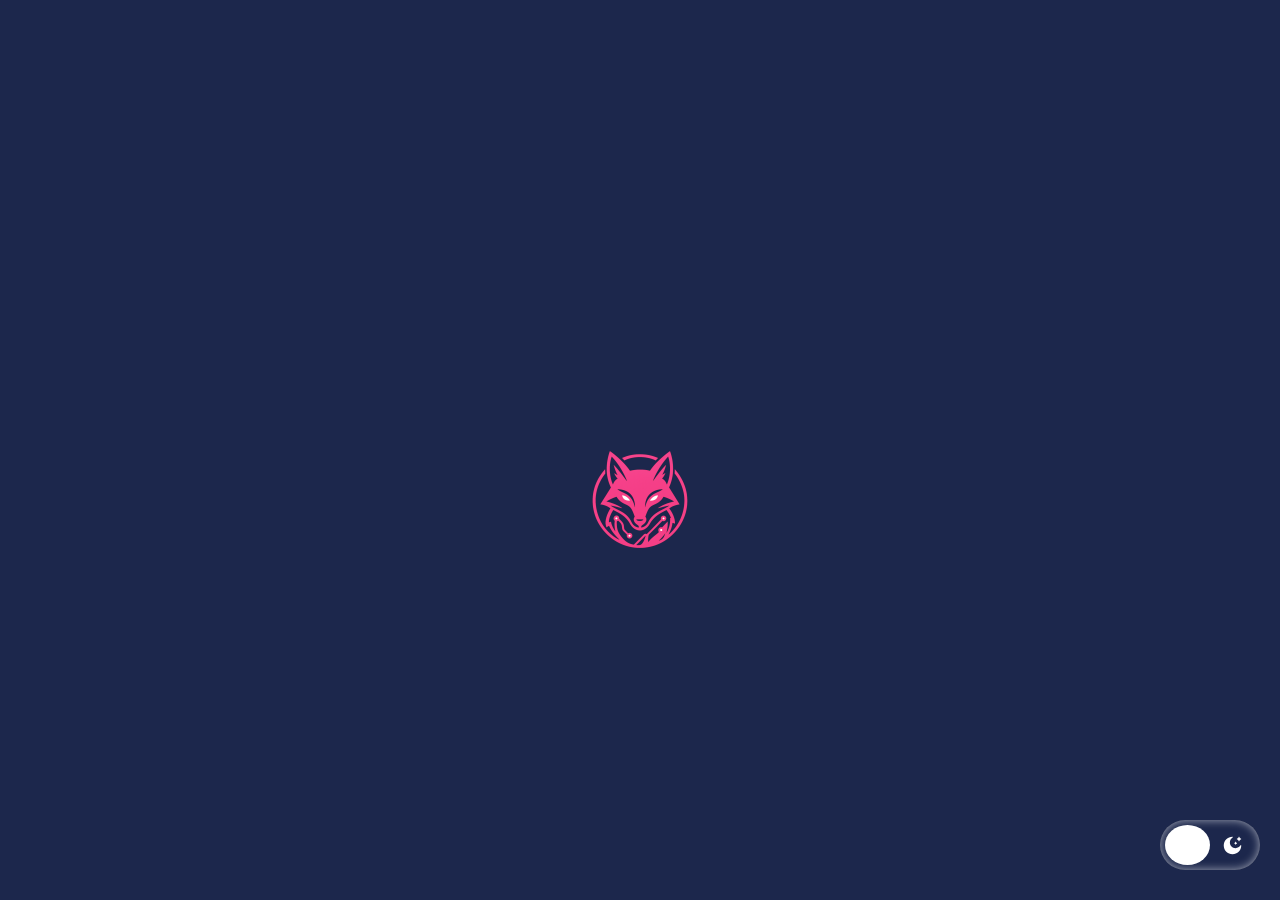
<file: index.html>
<!DOCTYPE html>
<html lang="en">
  <head>
    <meta charset="UTF-8" />
    <meta name="viewport" content="width=device-width, initial-scale=1.0" />
    <!-- CSS ilain'ny app foana ireto -->
    <link rel="stylesheet" href="./css/animation.css" />
    <link rel="stylesheet" href="./css/footer.css" />
    <link rel="stylesheet" href="./css/global.css" />
    <link rel="stylesheet" href="./css/normalize.css" />
    <link rel="stylesheet" href="./css/navigation.css" />

    <!-- CSS spécifique ho an'ny home page -->
    <link rel="stylesheet" href="./css/pages/home.css" />
    <title>Cortex | Home</title>

    <script src="./js/script.js" defer></script>
  </head>
  <body class="dark">
    <div class="loader">
      <img src="./images/logo.png" alt="Logo Cortex" class="logo" />
    </div>
    <header class="hidden">
      <nav class="nav d-flex justify-content-between align-items-center">
        <div class="nav__logo">
          <a href="./index.html">
            <img src="./images/logo.png" alt="Cortex logo renard" />
          </a>
        </div>
        <input
          type="checkbox"
          name="input__collapse"
          id="input__collapse"
          class="hidden"
        />
        <div class="nav__collapse">
          <ul class="nav__menu">
            <li class="nav__item">
              <a href="./index.html" class="d-flex active">
                <svg
                  width="800px"
                  height="800px"
                  viewBox="0 0 16 16"
                  fill="none"
                  xmlns="http://www.w3.org/2000/svg"
                >
                  <path
                    fill-rule="evenodd"
                    clip-rule="evenodd"
                    d="M8 0L0 6V8H1V15H4V10H7V15H15V8H16V6L14 4.5V1H11V2.25L8 0ZM9 10H12V13H9V10Z"
                    fill="#000000"
                  />
                </svg>
                <span>Accueil</span>
              </a>
            </li>
            <li class="nav__item">
              <a href="./pages/about.html" class="d-flex">
                <svg
                  width="800px"
                  height="800px"
                  viewBox="0 0 512 512"
                  version="1.1"
                  xmlns="http://www.w3.org/2000/svg"
                  xmlns:xlink="http://www.w3.org/1999/xlink"
                >
                  <title>about-filled</title>
                  <g
                    stroke="none"
                    stroke-width="1"
                    fill="none"
                    fill-rule="evenodd"
                  >
                    <g
                      fill="#000000"
                      transform="translate(42.666667, 42.666667)"
                    >
                      <path
                        d="M213.333333,0 C331.154987,0 426.666667,95.51168 426.666667,213.333333 C426.666667,331.153707 331.154987,426.666667 213.333333,426.666667 C95.51296,426.666667 0,331.153707 0,213.333333 C0,95.51168 95.51296,0 213.333333,0 Z M234.713387,192 L192.04672,192 L192.04672,320 L234.713387,320 L234.713387,192 Z M213.55008,101.333333 C197.99616,101.333333 186.713387,112.5536 186.713387,127.704107 C186.713387,143.46752 197.698773,154.666667 213.55008,154.666667 C228.785067,154.666667 240.04672,143.46752 240.04672,128 C240.04672,112.5536 228.785067,101.333333 213.55008,101.333333 Z"
                      />
                    </g>
                  </g>
                </svg>
                <span>A-propos</span>
              </a>
            </li>
          </ul>
          <div class="nav__logo">
            <a href="./index.html">
              <img src="./images/logo.png" alt="Cortex logo renard" />
            </a>
          </div>
          <ul class="nav__menu">
            <li class="nav__item">
              <a href="./pages/members.html" class="d-flex">
                <svg
                  width="800px"
                  height="800px"
                  viewBox="0 0 16 16"
                  fill="none"
                  xmlns="http://www.w3.org/2000/svg"
                >
                  <path
                    d="M8 3.5C8 4.88071 6.88071 6 5.5 6C4.11929 6 3 4.88071 3 3.5C3 2.11929 4.11929 1 5.5 1C6.88071 1 8 2.11929 8 3.5Z"
                    fill="#000000"
                  />
                  <path
                    d="M3 8C1.34315 8 0 9.34315 0 11V15H8V8H3Z"
                    fill="#000000"
                  />
                  <path
                    d="M13 8H10V15H16V11C16 9.34315 14.6569 8 13 8Z"
                    fill="#000000"
                  />
                  <path
                    d="M12 6C13.1046 6 14 5.10457 14 4C14 2.89543 13.1046 2 12 2C10.8954 2 10 2.89543 10 4C10 5.10457 10.8954 6 12 6Z"
                    fill="#000000"
                  />
                </svg>
                <span>Membres</span>
              </a>
            </li>
            <li class="nav__item">
              <a href="./pages/contact.html" class="d-flex">
                <svg
                  width="800px"
                  height="800px"
                  viewBox="0 0 16 16"
                  fill="none"
                  xmlns="http://www.w3.org/2000/svg"
                >
                  <path
                    d="M1 5V1H7V5L4.5 7.5L8.5 11.5L11 9H15V15H11C5.47715 15 1 10.5228 1 5Z"
                    fill="#000000"
                  />
                </svg>
                <span>Contact</span>
              </a>
            </li>
          </ul>
        </div>
        <label for="input__collapse" class="nav__burger">
          <span></span>
          <span></span>
          <span></span>
        </label>
      </nav>
    </header>
    <main class="center-block main hidden">
      <section class="section center-block flex-column">
        <h1 class="logo__title title">
          <span>C</span>
          <span>O</span>
          <span>R</span>
          <span>T</span>
          <span>E</span>
          <span>X</span>
        </h1>
        <h2 class="subtitle">Groupe</h2>
        <p class="mt-2">
          <em>« Étudiants aujourd’hui. Architectes du monde de demain. »</em>
        </p>
        <p><em>Apprendre. Explorer. Innover. Ensemble.</em></p>
        <button class="btn btn-primary">
          <a href="./pages/about.html">En savoir plus</a>
        </button>
      </section>
    </main>
    <footer>
      <input type="checkbox" name="mode__btn" id="mode__btn" class="hidden" />
      <label
        for="mode__btn"
        class="mode__toggler d-flex justify-content-between align-items-center"
      >
        <div class="left center-block">
          <svg
            width="800px"
            height="800px"
            viewBox="0 0 16 16"
            fill="none"
            xmlns="http://www.w3.org/2000/svg"
          >
            <path d="M7 3V0H9V3H7Z" fill="#000000" />
            <path d="M9 13V16H7V13H9Z" fill="#000000" />
            <path
              d="M11 8C11 9.65685 9.65685 11 8 11C6.34315 11 5 9.65685 5 8C5 6.34315 6.34315 5 8 5C9.65685 5 11 6.34315 11 8Z"
              fill="#000000"
            />
            <path d="M0 9H3V7H0V9Z" fill="#000000" />
            <path d="M16 7H13V9H16V7Z" fill="#000000" />
            <path
              d="M3.757 5.172 1.636 3.05 3.05 1.636 5.172 3.757 3.757 5.172Z"
              fill="#000000"
            />
            <path
              d="M12.243 10.828 14.364 12.95 12.95 14.364 10.828 12.243 12.243 10.828Z"
              fill="#000000"
            />
            <path
              d="M3.05 14.364 5.172 12.243 3.757 10.828 1.636 12.95 3.05 14.364Z"
              fill="#000000"
            />
            <path
              d="M12.95 1.636 10.828 3.757 12.243 5.172 14.364 3.05 12.95 1.636Z"
              fill="#000000"
            />
          </svg>
        </div>
        <div class="right center-block">
          <svg
            width="800px"
            height="800px"
            viewBox="0 0 24 24"
            fill="none"
            xmlns="http://www.w3.org/2000/svg"
          >
            <path
              d="M19.9 2.307c-.161-.41-.739-.41-.9 0l-.43 1.095a.615.615 0 0 1-.272.274l-1.091.432c-.408.162-.408.742 0 .904l1.091.432a.615.615 0 0 1 .272.274l.43 1.095c.161.41.739.41.9 0l.43-1.095a.615.615 0 0 1 .272-.274l1.091-.432c.408-.162.408-.742 0-.904l-1.091-.432a.615.615 0 0 1-.272-.274L19.9 2.307Z"
              fill="#1C274C"
            />
            <path
              d="M16.033 8.13c-.161-.41-.739-.41-.9 0l-.157.4a.615.615 0 0 1-.272.274l-.398.158c-.408.162-.408.741 0 .903l.398.158c.124.05.223.149.272.274l.157.399c.161.41.739.41.9 0l.157-.399a.615.615 0 0 1 .272-.274l.398-.158c.408-.162.408-.741 0-.903l-.398-.158a.615.615 0 0 1-.272-.274l-.157-.4Z"
              fill="#1C274C"
            />
            <path
              d="M12 22c5.523 0 10-4.477 10-10 0-.463-.693-.54-.933-.144C19.929 13.741 17.861 15 15.5 15c-3.59 0-6.5-2.91-6.5-6.5 0-2.362 1.26-4.429 3.143-5.567C12.54 2.693 12.463 2 12 2 6.477 2 2 6.477 2 12s4.477 10 10 10Z"
              fill="#1C274C"
            />
          </svg>
        </div>
      </label>
    </footer>
  </body>
</html>
</file>
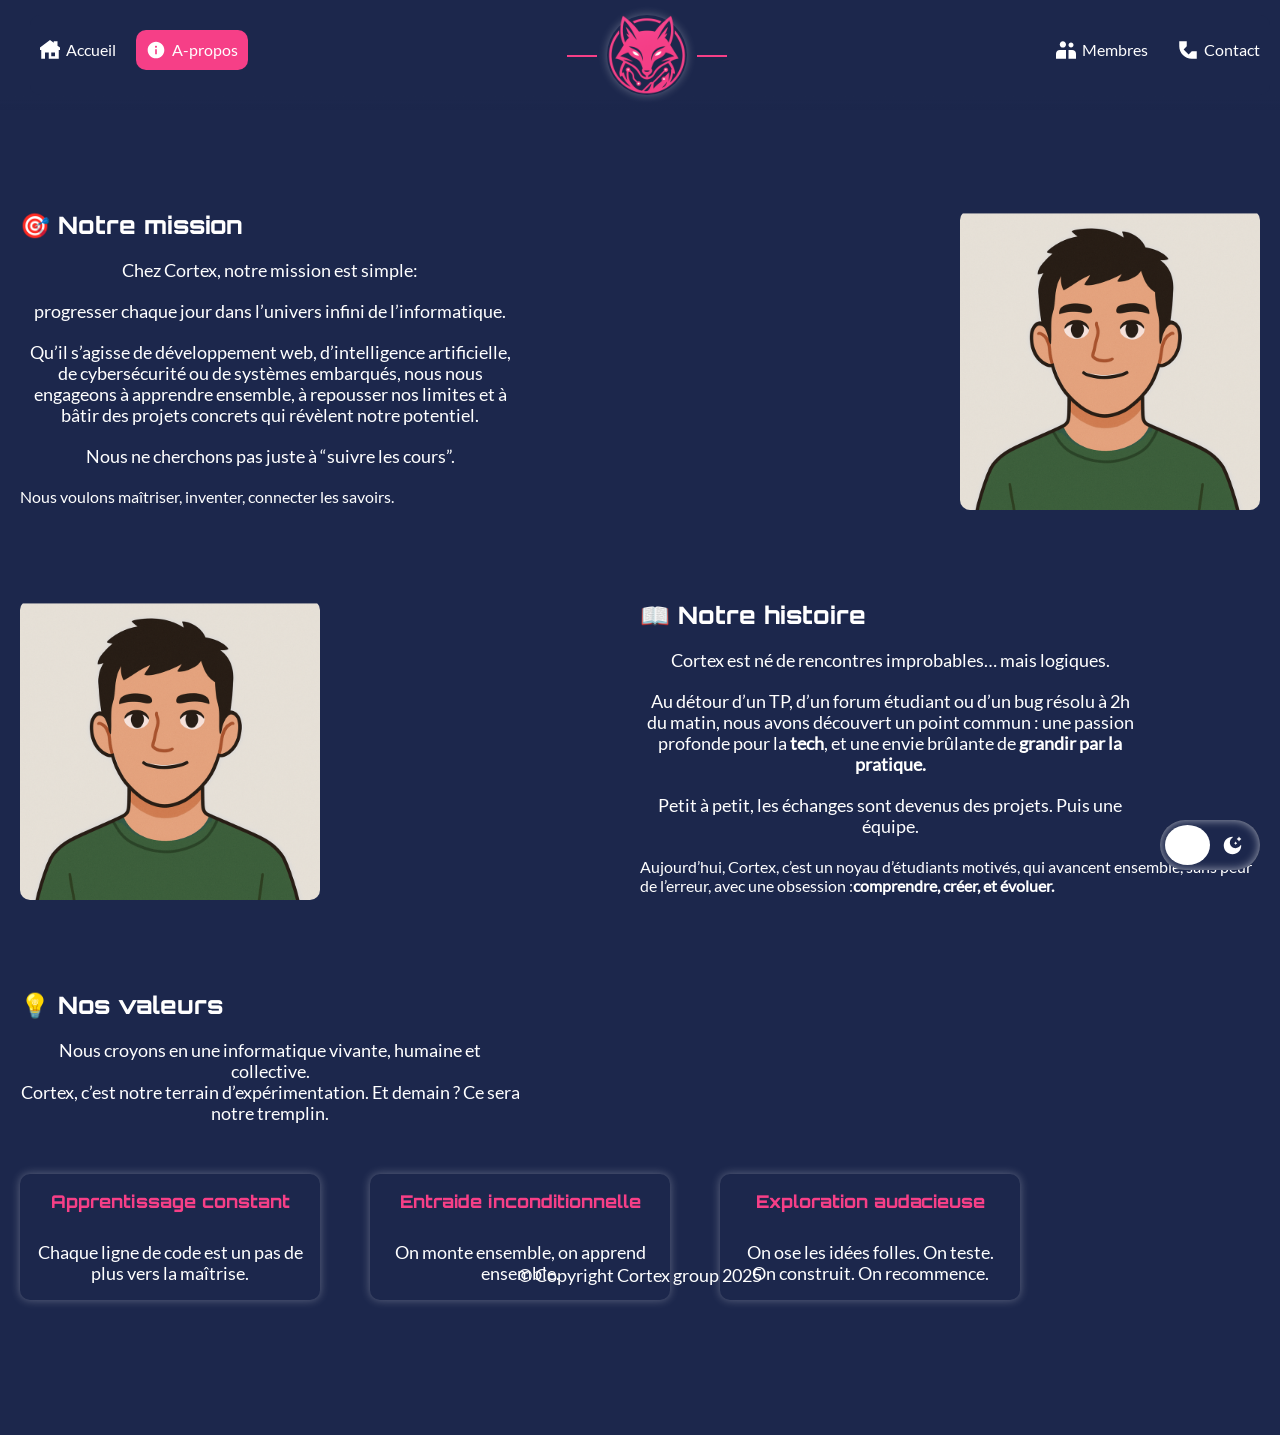
<file: pages/about.html>
<!DOCTYPE html>
<html lang="en">
  <head>
    <meta charset="UTF-8" />
    <meta name="viewport" content="width=device-width, initial-scale=1.0" />
    <!-- CSS ilain'ny app foana ireto -->
    <link rel="stylesheet" href="../css/animation.css" />
    <link rel="stylesheet" href="../css/footer.css" />
    <link rel="stylesheet" href="../css/global.css" />
    <link rel="stylesheet" href="../css/normalize.css" />
    <link rel="stylesheet" href="../css/navigation.css" />

    <!-- CSS spécifique ho an'ny home page -->
    <link rel="stylesheet" href="../css/pages/about.css" />
    <title>Cortex | Home</title>

    <script src="../js/script.js" defer></script>
  </head>
  <body class="dark">
    <header>
      <nav class="nav d-flex justify-content-between align-items-center">
        <div class="nav__logo">
          <a href="../index.html">
            <img src="../images/logo.png" alt="Cortex logo renard" />
          </a>
        </div>
        <input
          type="checkbox"
          name="input__collapse"
          id="input__collapse"
          class="hidden"
        />
        <div class="nav__collapse">
          <ul class="nav__menu">
            <li class="nav__item">
              <a href="../index.html" class="d-flex">
                <svg
                  width="800px"
                  height="800px"
                  viewBox="0 0 16 16"
                  fill="none"
                  xmlns="http://www.w3.org/2000/svg"
                >
                  <path
                    fill-rule="evenodd"
                    clip-rule="evenodd"
                    d="M8 0L0 6V8H1V15H4V10H7V15H15V8H16V6L14 4.5V1H11V2.25L8 0ZM9 10H12V13H9V10Z"
                    fill="#000000"
                  />
                </svg>
                <span>Accueil</span>
              </a>
            </li>
            <li class="nav__item">
              <a href="./about.html" class="d-flex active">
                <svg
                  width="800px"
                  height="800px"
                  viewBox="0 0 512 512"
                  version="1.1"
                  xmlns="http://www.w3.org/2000/svg"
                  xmlns:xlink="http://www.w3.org/1999/xlink"
                >
                  <title>about-filled</title>
                  <g
                    stroke="none"
                    stroke-width="1"
                    fill="none"
                    fill-rule="evenodd"
                  >
                    <g
                      fill="#000000"
                      transform="translate(42.666667, 42.666667)"
                    >
                      <path
                        d="M213.333333,0 C331.154987,0 426.666667,95.51168 426.666667,213.333333 C426.666667,331.153707 331.154987,426.666667 213.333333,426.666667 C95.51296,426.666667 0,331.153707 0,213.333333 C0,95.51168 95.51296,0 213.333333,0 Z M234.713387,192 L192.04672,192 L192.04672,320 L234.713387,320 L234.713387,192 Z M213.55008,101.333333 C197.99616,101.333333 186.713387,112.5536 186.713387,127.704107 C186.713387,143.46752 197.698773,154.666667 213.55008,154.666667 C228.785067,154.666667 240.04672,143.46752 240.04672,128 C240.04672,112.5536 228.785067,101.333333 213.55008,101.333333 Z"
                      />
                    </g>
                  </g>
                </svg>
                <span>A-propos</span>
              </a>
            </li>
          </ul>
          <div class="nav__logo">
            <a href="../index.html">
              <img src="../images/logo.png" alt="Cortex logo renard" />
            </a>
          </div>
          <ul class="nav__menu">
            <li class="nav__item">
              <a href="./members.html" class="d-flex">
                <svg
                  width="800px"
                  height="800px"
                  viewBox="0 0 16 16"
                  fill="none"
                  xmlns="http://www.w3.org/2000/svg"
                >
                  <path
                    d="M8 3.5C8 4.88071 6.88071 6 5.5 6C4.11929 6 3 4.88071 3 3.5C3 2.11929 4.11929 1 5.5 1C6.88071 1 8 2.11929 8 3.5Z"
                    fill="#000000"
                  />
                  <path
                    d="M3 8C1.34315 8 0 9.34315 0 11V15H8V8H3Z"
                    fill="#000000"
                  />
                  <path
                    d="M13 8H10V15H16V11C16 9.34315 14.6569 8 13 8Z"
                    fill="#000000"
                  />
                  <path
                    d="M12 6C13.1046 6 14 5.10457 14 4C14 2.89543 13.1046 2 12 2C10.8954 2 10 2.89543 10 4C10 5.10457 10.8954 6 12 6Z"
                    fill="#000000"
                  />
                </svg>
                <span>Membres</span>
              </a>
            </li>
            <li class="nav__item">
              <a href="./contact.html" class="d-flex">
                <svg
                  width="800px"
                  height="800px"
                  viewBox="0 0 16 16"
                  fill="none"
                  xmlns="http://www.w3.org/2000/svg"
                >
                  <path
                    d="M1 5V1H7V5L4.5 7.5L8.5 11.5L11 9H15V15H11C5.47715 15 1 10.5228 1 5Z"
                    fill="#000000"
                  />
                </svg>
                <span>Contact</span>
              </a>
            </li>
          </ul>
        </div>
        <label for="input__collapse" class="nav__burger">
          <span></span>
          <span></span>
          <span></span>
        </label>
      </nav>
    </header>
    <main class="center-block">
      <section class="section about d-flex flex-column">
        <div class="container d-flex justify-content-between">
            <div class="container__text">
                <h2>🎯 Notre mission</h2>
                <p class="mt-2 paragraph">Chez Cortex, notre mission est simple:</p>
                <p class="paragraph mt-2">
                  progresser chaque jour dans l’univers infini de l’informatique.
                </p>
                <p class="paragraph mt-2">
                  Qu’il s’agisse de développement web, d’intelligence artificielle, de
                  cybersécurité ou de systèmes embarqués, nous nous engageons à
                  apprendre ensemble, à repousser nos limites et à bâtir des projets
                  concrets qui révèlent notre potentiel. </p>
                  <p class="paragraph mt-2">Nous ne cherchons pas
                  juste à “suivre les cours”. </p>
                  <p class="paragraph mt-2"></p>Nous voulons maîtriser, inventer,
                  connecter les savoirs.
                </p>
            </div>
            <div class="container__image">
                <img src="../images/aina/avatar.png" alt="">
            </div>
        </div>
        <div class="container d-flex justify-content-between">
            <div class="container__image">
                <img src="../images/aina/avatar.png" alt="">
            </div>
            <div class="container__text">
                <h2>📖 Notre histoire</h2>
                <p class="mt-2 paragraph">Cortex est né de rencontres improbables… mais logiques.</p>
                <p class="paragraph mt-2">
                    Au détour d’un TP, d’un forum étudiant ou d’un bug résolu à 2h du matin, nous avons découvert un point commun : une passion profonde pour la <strong>tech</strong>, et une envie brûlante de <strong>grandir par la pratique.</strong>
                </p>
                <p class="paragraph mt-2">
                    Petit à petit, les échanges sont devenus des projets.
                    Puis une équipe.</p>
                  <p class="paragraph mt-2"></p>Aujourd’hui, Cortex, c’est un noyau d’étudiants motivés, qui avancent ensemble, sans peur de l’erreur, avec une obsession :<strong>comprendre, créer, et évoluer.</strong>
                </p></div>
        </div>
        <div class="container">
            <h2>💡 Nos valeurs</h2>
            <p class="paragraph mt-2">Nous croyons en une informatique vivante, humaine et collective.<br>
                Cortex, c’est notre terrain d’expérimentation. Et demain ? Ce sera notre tremplin.</p>
            <div class="d-flex mt-5 card-list">
                <div class="card">
                    <p class="card__title">Apprentissage constant </p>
                    <p class="card__desc">Chaque ligne de code est un pas de plus vers la maîtrise.</p>
                </div>
                <div class="card">
                    <p class="card__title">Entraide inconditionnelle</p>
                    <p class="card__desc"> On monte ensemble, on apprend ensemble.</p>
                </div>
                <div class="card">
                    <p class="card__title">Exploration audacieuse</p>
                    <p class="card__desc"> On ose les idées folles. On teste. On construit. On recommence.</p>
                </div>
            </div>
        </div>
      </section>
    </main>
    <footer>
      <input type="checkbox" name="mode__btn" id="mode__btn" class="hidden" />
      <label
        for="mode__btn"
        class="mode__toggler d-flex justify-content-between align-items-center"
      >
        <div class="left center-block">
          <svg
            width="800px"
            height="800px"
            viewBox="0 0 16 16"
            fill="none"
            xmlns="http://www.w3.org/2000/svg"
          >
            <path d="M7 3V0H9V3H7Z" fill="#000000" />
            <path d="M9 13V16H7V13H9Z" fill="#000000" />
            <path
              d="M11 8C11 9.65685 9.65685 11 8 11C6.34315 11 5 9.65685 5 8C5 6.34315 6.34315 5 8 5C9.65685 5 11 6.34315 11 8Z"
              fill="#000000"
            />
            <path d="M0 9H3V7H0V9Z" fill="#000000" />
            <path d="M16 7H13V9H16V7Z" fill="#000000" />
            <path
              d="M3.757 5.172 1.636 3.05 3.05 1.636 5.172 3.757 3.757 5.172Z"
              fill="#000000"
            />
            <path
              d="M12.243 10.828 14.364 12.95 12.95 14.364 10.828 12.243 12.243 10.828Z"
              fill="#000000"
            />
            <path
              d="M3.05 14.364 5.172 12.243 3.757 10.828 1.636 12.95 3.05 14.364Z"
              fill="#000000"
            />
            <path
              d="M12.95 1.636 10.828 3.757 12.243 5.172 14.364 3.05 12.95 1.636Z"
              fill="#000000"
            />
          </svg>
        </div>
        <div class="right center-block">
          <svg
            width="800px"
            height="800px"
            viewBox="0 0 24 24"
            fill="none"
            xmlns="http://www.w3.org/2000/svg"
          >
            <path
              d="M19.9 2.307c-.161-.41-.739-.41-.9 0l-.43 1.095a.615.615 0 0 1-.272.274l-1.091.432c-.408.162-.408.742 0 .904l1.091.432a.615.615 0 0 1 .272.274l.43 1.095c.161.41.739.41.9 0l.43-1.095a.615.615 0 0 1 .272-.274l1.091-.432c.408-.162.408-.742 0-.904l-1.091-.432a.615.615 0 0 1-.272-.274L19.9 2.307Z"
              fill="#1C274C"
            />
            <path
              d="M16.033 8.13c-.161-.41-.739-.41-.9 0l-.157.4a.615.615 0 0 1-.272.274l-.398.158c-.408.162-.408.741 0 .903l.398.158c.124.05.223.149.272.274l.157.399c.161.41.739.41.9 0l.157-.399a.615.615 0 0 1 .272-.274l.398-.158c.408-.162.408-.741 0-.903l-.398-.158a.615.615 0 0 1-.272-.274l-.157-.4Z"
              fill="#1C274C"
            />
            <path
              d="M12 22c5.523 0 10-4.477 10-10 0-.463-.693-.54-.933-.144C19.929 13.741 17.861 15 15.5 15c-3.59 0-6.5-2.91-6.5-6.5 0-2.362 1.26-4.429 3.143-5.567C12.54 2.693 12.463 2 12 2 6.477 2 2 6.477 2 12s4.477 10 10 10Z"
              fill="#1C274C"
            />
          </svg>
        </div>
      </label>
      <p>&copy; Copyright Cortex group 2025</p>
    </footer>
  </body>
</html>
</file>
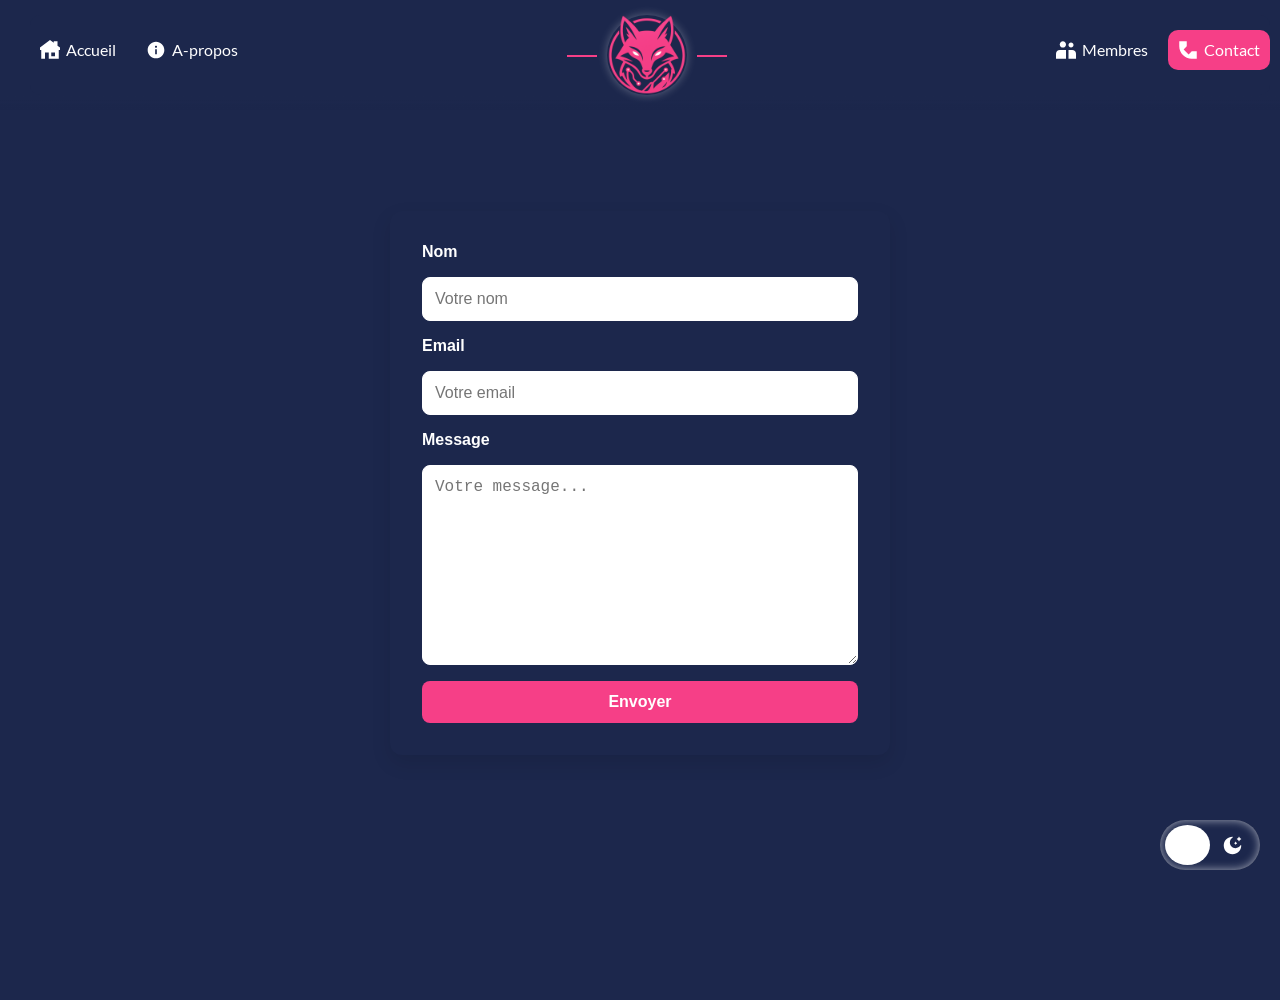
<file: pages/contact.html>
<!DOCTYPE html>
<html lang="en">
  <head>
    <meta charset="UTF-8" />
    <meta name="viewport" content="width=device-width, initial-scale=1.0" />
    <!-- CSS ilain'ny app foana ireto -->
    <link rel="stylesheet" href="../css/animation.css" />
    <link rel="stylesheet" href="../css/footer.css" />
    <link rel="stylesheet" href="../css/global.css" />
    <link rel="stylesheet" href="../css/normalize.css" />
    <link rel="stylesheet" href="../css/navigation.css" />

    <!-- CSS spécifique ho an'ny home page -->
    <link rel="stylesheet" href="../css/pages/contact.css" />
    <title>Cortex | Home</title>

    <script src="../js/script.js" defer></script>
  </head>
  <body class="dark">
    <header>
      <nav class="nav d-flex justify-content-between align-items-center">
        <div class="nav__logo">
          <a href="../index.html">
            <img src="../images/logo.png" alt="Cortex logo renard" />
          </a>
        </div>
        <input
          type="checkbox"
          name="input__collapse"
          id="input__collapse"
          class="hidden"
        />
        <div class="nav__collapse">
          <ul class="nav__menu">
            <li class="nav__item">
              <a href="../index.html" class="d-flex">
                <svg
                  width="800px"
                  height="800px"
                  viewBox="0 0 16 16"
                  fill="none"
                  xmlns="http://www.w3.org/2000/svg"
                >
                  <path
                    fill-rule="evenodd"
                    clip-rule="evenodd"
                    d="M8 0L0 6V8H1V15H4V10H7V15H15V8H16V6L14 4.5V1H11V2.25L8 0ZM9 10H12V13H9V10Z"
                    fill="#000000"
                  />
                </svg>
                <span>Accueil</span>
              </a>
            </li>
            <li class="nav__item">
              <a href="./about.html" class="d-flex">
                <svg
                  width="800px"
                  height="800px"
                  viewBox="0 0 512 512"
                  version="1.1"
                  xmlns="http://www.w3.org/2000/svg"
                  xmlns:xlink="http://www.w3.org/1999/xlink"
                >
                  <title>about-filled</title>
                  <g
                    stroke="none"
                    stroke-width="1"
                    fill="none"
                    fill-rule="evenodd"
                  >
                    <g
                      fill="#000000"
                      transform="translate(42.666667, 42.666667)"
                    >
                      <path
                        d="M213.333333,0 C331.154987,0 426.666667,95.51168 426.666667,213.333333 C426.666667,331.153707 331.154987,426.666667 213.333333,426.666667 C95.51296,426.666667 0,331.153707 0,213.333333 C0,95.51168 95.51296,0 213.333333,0 Z M234.713387,192 L192.04672,192 L192.04672,320 L234.713387,320 L234.713387,192 Z M213.55008,101.333333 C197.99616,101.333333 186.713387,112.5536 186.713387,127.704107 C186.713387,143.46752 197.698773,154.666667 213.55008,154.666667 C228.785067,154.666667 240.04672,143.46752 240.04672,128 C240.04672,112.5536 228.785067,101.333333 213.55008,101.333333 Z"
                      />
                    </g>
                  </g>
                </svg>
                <span>A-propos</span>
              </a>
            </li>
          </ul>
          <div class="nav__logo">
            <a href="../index.html">
              <img src="../images/logo.png" alt="Cortex logo renard" />
            </a>
          </div>
          <ul class="nav__menu">
            <li class="nav__item">
              <a href="./members.html" class="d-flex">
                <svg
                  width="800px"
                  height="800px"
                  viewBox="0 0 16 16"
                  fill="none"
                  xmlns="http://www.w3.org/2000/svg"
                >
                  <path
                    d="M8 3.5C8 4.88071 6.88071 6 5.5 6C4.11929 6 3 4.88071 3 3.5C3 2.11929 4.11929 1 5.5 1C6.88071 1 8 2.11929 8 3.5Z"
                    fill="#000000"
                  />
                  <path
                    d="M3 8C1.34315 8 0 9.34315 0 11V15H8V8H3Z"
                    fill="#000000"
                  />
                  <path
                    d="M13 8H10V15H16V11C16 9.34315 14.6569 8 13 8Z"
                    fill="#000000"
                  />
                  <path
                    d="M12 6C13.1046 6 14 5.10457 14 4C14 2.89543 13.1046 2 12 2C10.8954 2 10 2.89543 10 4C10 5.10457 10.8954 6 12 6Z"
                    fill="#000000"
                  />
                </svg>
                <span>Membres</span>
              </a>
            </li>
            <li class="nav__item">
              <a href="./contact.html" class="d-flex active">
                <svg
                  width="800px"
                  height="800px"
                  viewBox="0 0 16 16"
                  fill="none"
                  xmlns="http://www.w3.org/2000/svg"
                >
                  <path
                    d="M1 5V1H7V5L4.5 7.5L8.5 11.5L11 9H15V15H11C5.47715 15 1 10.5228 1 5Z"
                    fill="#000000"
                  />
                </svg>
                <span>Contact</span>
              </a>
            </li>
          </ul>
        </div>
        <label for="input__collapse" class="nav__burger">
          <span></span>
          <span></span>
          <span></span>
        </label>
      </nav>
    </header>
    <main class="center-block">
      <section class="section contact center-block">
        <form id="contactForm" class="contact-form">
          <label for="name">Nom</label>
          <input
            type="text"
            id="name"
            name="name"
            required
            placeholder="Votre nom"
          />

          <label for="email">Email</label>
          <input
            type="email"
            id="email"
            name="email"
            required
            placeholder="Votre email"
          />

          <label for="message">Message</label>
          <textarea
            id="message"
            name="message"
            required
            placeholder="Votre message..."
          ></textarea>

          <button type="submit">Envoyer</button>
        </form>
      </section>
    </main>
    <footer>
      <input type="checkbox" name="mode__btn" id="mode__btn" class="hidden" />
      <label
        for="mode__btn"
        class="mode__toggler d-flex justify-content-between align-items-center"
      >
        <div class="left center-block">
          <svg
            width="800px"
            height="800px"
            viewBox="0 0 16 16"
            fill="none"
            xmlns="http://www.w3.org/2000/svg"
          >
            <path d="M7 3V0H9V3H7Z" fill="#000000" />
            <path d="M9 13V16H7V13H9Z" fill="#000000" />
            <path
              d="M11 8C11 9.65685 9.65685 11 8 11C6.34315 11 5 9.65685 5 8C5 6.34315 6.34315 5 8 5C9.65685 5 11 6.34315 11 8Z"
              fill="#000000"
            />
            <path d="M0 9H3V7H0V9Z" fill="#000000" />
            <path d="M16 7H13V9H16V7Z" fill="#000000" />
            <path
              d="M3.757 5.172 1.636 3.05 3.05 1.636 5.172 3.757 3.757 5.172Z"
              fill="#000000"
            />
            <path
              d="M12.243 10.828 14.364 12.95 12.95 14.364 10.828 12.243 12.243 10.828Z"
              fill="#000000"
            />
            <path
              d="M3.05 14.364 5.172 12.243 3.757 10.828 1.636 12.95 3.05 14.364Z"
              fill="#000000"
            />
            <path
              d="M12.95 1.636 10.828 3.757 12.243 5.172 14.364 3.05 12.95 1.636Z"
              fill="#000000"
            />
          </svg>
        </div>
        <div class="right center-block">
          <svg
            width="800px"
            height="800px"
            viewBox="0 0 24 24"
            fill="none"
            xmlns="http://www.w3.org/2000/svg"
          >
            <path
              d="M19.9 2.307c-.161-.41-.739-.41-.9 0l-.43 1.095a.615.615 0 0 1-.272.274l-1.091.432c-.408.162-.408.742 0 .904l1.091.432a.615.615 0 0 1 .272.274l.43 1.095c.161.41.739.41.9 0l.43-1.095a.615.615 0 0 1 .272-.274l1.091-.432c.408-.162.408-.742 0-.904l-1.091-.432a.615.615 0 0 1-.272-.274L19.9 2.307Z"
              fill="#1C274C"
            />
            <path
              d="M16.033 8.13c-.161-.41-.739-.41-.9 0l-.157.4a.615.615 0 0 1-.272.274l-.398.158c-.408.162-.408.741 0 .903l.398.158c.124.05.223.149.272.274l.157.399c.161.41.739.41.9 0l.157-.399a.615.615 0 0 1 .272-.274l.398-.158c.408-.162.408-.741 0-.903l-.398-.158a.615.615 0 0 1-.272-.274l-.157-.4Z"
              fill="#1C274C"
            />
            <path
              d="M12 22c5.523 0 10-4.477 10-10 0-.463-.693-.54-.933-.144C19.929 13.741 17.861 15 15.5 15c-3.59 0-6.5-2.91-6.5-6.5 0-2.362 1.26-4.429 3.143-5.567C12.54 2.693 12.463 2 12 2 6.477 2 2 6.477 2 12s4.477 10 10 10Z"
              fill="#1C274C"
            />
          </svg>
        </div>
      </label>
    </footer>
  </body>
</html>
</file>
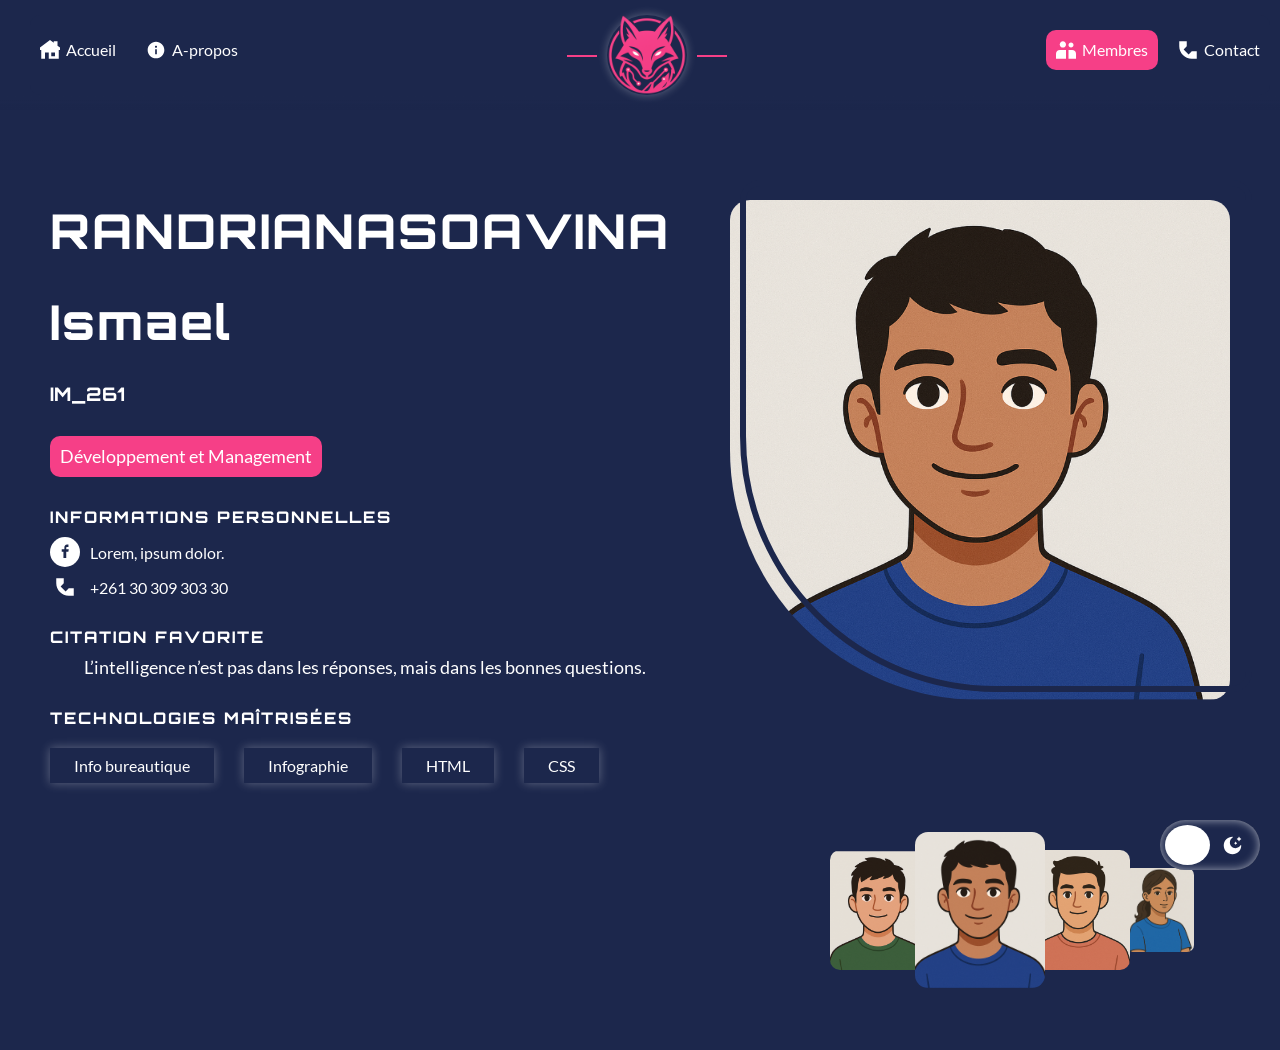
<file: pages/members.html>
<!DOCTYPE html>
<html lang="en">
  <head>
    <meta charset="UTF-8" />
    <meta name="viewport" content="width=device-width, initial-scale=1.0" />
    <!-- CSS ilain'ny app foana ireto -->
    <link rel="stylesheet" href="../css/animation.css" />
    <link rel="stylesheet" href="../css/footer.css" />
    <link rel="stylesheet" href="../css/global.css" />
    <link rel="stylesheet" href="../css/normalize.css" />
    <link rel="stylesheet" href="../css/navigation.css" />

    <!-- CSS spécifique ho an'ny home page -->
    <link rel="stylesheet" href="../css/pages/members.css" />
    <title>Cortex | Home</title>
    <script src="../js/script.js" defer></script>
  </head>
  <body class="dark">
    <header>
      <nav class="nav d-flex justify-content-between align-items-center">
        <div class="nav__logo">
          <a href="../index.html">
            <img src="../images/logo.png" alt="Cortex logo renard" />
          </a>
        </div>
        <input
          type="checkbox"
          name="input__collapse"
          id="input__collapse"
          class="hidden"
        />
        <div class="nav__collapse">
          <ul class="nav__menu">
            <li class="nav__item">
              <a href="../index.html" class="d-flex">
                <svg
                  width="800px"
                  height="800px"
                  viewBox="0 0 16 16"
                  fill="none"
                  xmlns="http://www.w3.org/2000/svg"
                >
                  <path
                    fill-rule="evenodd"
                    clip-rule="evenodd"
                    d="M8 0L0 6V8H1V15H4V10H7V15H15V8H16V6L14 4.5V1H11V2.25L8 0ZM9 10H12V13H9V10Z"
                    fill="#000000"
                  />
                </svg>
                <span>Accueil</span>
              </a>
            </li>
            <li class="nav__item">
              <a href="./about.html" class="d-flex">
                <svg
                  width="800px"
                  height="800px"
                  viewBox="0 0 512 512"
                  version="1.1"
                  xmlns="http://www.w3.org/2000/svg"
                  xmlns:xlink="http://www.w3.org/1999/xlink"
                >
                  <title>about-filled</title>
                  <g
                    stroke="none"
                    stroke-width="1"
                    fill="none"
                    fill-rule="evenodd"
                  >
                    <g
                      fill="#000000"
                      transform="translate(42.666667, 42.666667)"
                    >
                      <path
                        d="M213.333333,0 C331.154987,0 426.666667,95.51168 426.666667,213.333333 C426.666667,331.153707 331.154987,426.666667 213.333333,426.666667 C95.51296,426.666667 0,331.153707 0,213.333333 C0,95.51168 95.51296,0 213.333333,0 Z M234.713387,192 L192.04672,192 L192.04672,320 L234.713387,320 L234.713387,192 Z M213.55008,101.333333 C197.99616,101.333333 186.713387,112.5536 186.713387,127.704107 C186.713387,143.46752 197.698773,154.666667 213.55008,154.666667 C228.785067,154.666667 240.04672,143.46752 240.04672,128 C240.04672,112.5536 228.785067,101.333333 213.55008,101.333333 Z"
                      />
                    </g>
                  </g>
                </svg>
                <span>A-propos</span>
              </a>
            </li>
          </ul>
          <div class="nav__logo">
            <a href="../index.html">
              <img src="../images/logo.png" alt="Cortex logo renard" />
            </a>
          </div>
          <ul class="nav__menu">
            <li class="nav__item">
              <a href="./members.html" class="d-flex active">
                <svg
                  width="800px"
                  height="800px"
                  viewBox="0 0 16 16"
                  fill="none"
                  xmlns="http://www.w3.org/2000/svg"
                >
                  <path
                    d="M8 3.5C8 4.88071 6.88071 6 5.5 6C4.11929 6 3 4.88071 3 3.5C3 2.11929 4.11929 1 5.5 1C6.88071 1 8 2.11929 8 3.5Z"
                    fill="#000000"
                  />
                  <path
                    d="M3 8C1.34315 8 0 9.34315 0 11V15H8V8H3Z"
                    fill="#000000"
                  />
                  <path
                    d="M13 8H10V15H16V11C16 9.34315 14.6569 8 13 8Z"
                    fill="#000000"
                  />
                  <path
                    d="M12 6C13.1046 6 14 5.10457 14 4C14 2.89543 13.1046 2 12 2C10.8954 2 10 2.89543 10 4C10 5.10457 10.8954 6 12 6Z"
                    fill="#000000"
                  />
                </svg>
                <span>Membres</span>
              </a>
            </li>
            <li class="nav__item">
              <a href="./contact.html" class="d-flex">
                <svg
                  width="800px"
                  height="800px"
                  viewBox="0 0 16 16"
                  fill="none"
                  xmlns="http://www.w3.org/2000/svg"
                >
                  <path
                    d="M1 5V1H7V5L4.5 7.5L8.5 11.5L11 9H15V15H11C5.47715 15 1 10.5228 1 5Z"
                    fill="#000000"
                  />
                </svg>
                <span>Contact</span>
              </a>
            </li>
          </ul>
        </div>
        <label for="input__collapse" class="nav__burger">
          <span></span>
          <span></span>
          <span></span>
        </label>
      </nav>
    </header>
    <main class="center-block">
      <section class="section member__section" id="member__item">
        <div class="infos d-flex flex-column">
          <h2 class="first-name" title="nom"></h2>
          <h3 class="last-name" title="prenom"></h3>
          <h3 class="matricule"></h3>
          <p class="speciality"></p>

          <div class="d-flex flex-column">
            <h4>Informations personnelles</h4>
            <div class="d-flex member__infos flex-column">
              <div class="d-flex align-items-center">
                <svg
                  class="facebook"
                  width="800px"
                  height="800px"
                  viewBox="0 0 16 16"
                  fill="none"
                  xmlns="http://www.w3.org/2000/svg"
                >
                  <circle cx="8" cy="8" r="8" fill="#1877F2" />
                  <path
                    fill-rule="evenodd"
                    clip-rule="evenodd"
                    d="M9.834 5.333h-0.917c-0.134 0-0.25 0.116-0.25 0.259v0.875h1.334l-0.2 1.333h-1.134v3.437h-1.5v-3.437H6.25v-1.333h1.417v-0.875c0-0.784 0.5-1.567 1.417-1.567h0.75v1.208z"
                    fill="#FFFFFF"
                  />
                </svg>
                <span class="member__facebook"></span>
              </div>
              <div class="d-flex align-items-center">
                <svg
                  width="800px"
                  height="800px"
                  viewBox="0 0 16 16"
                  fill="none"
                  xmlns="http://www.w3.org/2000/svg"
                >
                  <path
                    d="M1 5V1H7V5L4.5 7.5L8.5 11.5L11 9H15V15H11C5.47715 15 1 10.5228 1 5Z"
                    fill="#000000"
                  />
                </svg>
                <span class="member__phone"></span>
              </div>
            </div>
          </div>
          <div class="d-flex flex-column">
            <h4>Citation Favorite</h4>
            <p class="citation"></p>
          </div>
          <div class="technos">
            <h4>Technologies Maîtrisées</h4>
            <ul class="d-flex"></ul>
          </div>
        </div>
        <div class="image"></div>
        <div class="carousel"></div>
      </section>
    </main>
    <footer>
      <input type="checkbox" name="mode__btn" id="mode__btn" class="hidden" />
      <label
        for="mode__btn"
        class="mode__toggler d-flex justify-content-between align-items-center"
      >
        <div class="left center-block">
          <svg
            width="800px"
            height="800px"
            viewBox="0 0 16 16"
            fill="none"
            xmlns="http://www.w3.org/2000/svg"
          >
            <path d="M7 3V0H9V3H7Z" fill="#000000" />
            <path d="M9 13V16H7V13H9Z" fill="#000000" />
            <path
              d="M11 8C11 9.65685 9.65685 11 8 11C6.34315 11 5 9.65685 5 8C5 6.34315 6.34315 5 8 5C9.65685 5 11 6.34315 11 8Z"
              fill="#000000"
            />
            <path d="M0 9H3V7H0V9Z" fill="#000000" />
            <path d="M16 7H13V9H16V7Z" fill="#000000" />
            <path
              d="M3.757 5.172 1.636 3.05 3.05 1.636 5.172 3.757 3.757 5.172Z"
              fill="#000000"
            />
            <path
              d="M12.243 10.828 14.364 12.95 12.95 14.364 10.828 12.243 12.243 10.828Z"
              fill="#000000"
            />
            <path
              d="M3.05 14.364 5.172 12.243 3.757 10.828 1.636 12.95 3.05 14.364Z"
              fill="#000000"
            />
            <path
              d="M12.95 1.636 10.828 3.757 12.243 5.172 14.364 3.05 12.95 1.636Z"
              fill="#000000"
            />
          </svg>
        </div>
        <div class="right center-block">
          <svg
            width="800px"
            height="800px"
            viewBox="0 0 24 24"
            fill="none"
            xmlns="http://www.w3.org/2000/svg"
          >
            <path
              d="M19.9 2.307c-.161-.41-.739-.41-.9 0l-.43 1.095a.615.615 0 0 1-.272.274l-1.091.432c-.408.162-.408.742 0 .904l1.091.432a.615.615 0 0 1 .272.274l.43 1.095c.161.41.739.41.9 0l.43-1.095a.615.615 0 0 1 .272-.274l1.091-.432c.408-.162.408-.742 0-.904l-1.091-.432a.615.615 0 0 1-.272-.274L19.9 2.307Z"
              fill="#1C274C"
            />
            <path
              d="M16.033 8.13c-.161-.41-.739-.41-.9 0l-.157.4a.615.615 0 0 1-.272.274l-.398.158c-.408.162-.408.741 0 .903l.398.158c.124.05.223.149.272.274l.157.399c.161.41.739.41.9 0l.157-.399a.615.615 0 0 1 .272-.274l.398-.158c.408-.162.408-.741 0-.903l-.398-.158a.615.615 0 0 1-.272-.274l-.157-.4Z"
              fill="#1C274C"
            />
            <path
              d="M12 22c5.523 0 10-4.477 10-10 0-.463-.693-.54-.933-.144C19.929 13.741 17.861 15 15.5 15c-3.59 0-6.5-2.91-6.5-6.5 0-2.362 1.26-4.429 3.143-5.567C12.54 2.693 12.463 2 12 2 6.477 2 2 6.477 2 12s4.477 10 10 10Z"
              fill="#1C274C"
            />
          </svg>
        </div>
      </label>
    </footer>
    <script src="../js/member.js"></script>
  </body>
</html>
</file>
<file: css/animation.css>
/* Ato no apetraka ny animation CSS rehetra */
/**
 * ----------------------------------------
 * animation rotate-center
 * ----------------------------------------
 */
@-webkit-keyframes rotate-center {
  0% {
    -webkit-transform: rotate(0);
    transform: rotate(0);
  }
  100% {
    -webkit-transform: rotate(360deg);
    transform: rotate(360deg);
  }
}
@keyframes rotate-center {
  0% {
    -webkit-transform: rotate(0);
    transform: rotate(0);
  }
  100% {
    -webkit-transform: rotate(360deg);
    transform: rotate(360deg);
  }
}
/**
 * ----------------------------------------
 * animation rotate-scale-up
 * ----------------------------------------
 */
@-webkit-keyframes rotate-scale-up {
  0% {
    -webkit-transform: scale(1) rotateZ(0);
    transform: scale(1) rotateZ(0);
  }
  50% {
    -webkit-transform: scale(2) rotateZ(180deg);
    transform: scale(2) rotateZ(180deg);
  }
  100% {
    -webkit-transform: scale(1) rotateZ(360deg);
    transform: scale(1) rotateZ(360deg);
  }
}
@keyframes rotate-scale-up {
  0% {
    -webkit-transform: scale(1) rotateZ(0);
    transform: scale(1) rotateZ(0);
  }
  50% {
    -webkit-transform: scale(1.2) rotateZ(180deg);
    transform: scale(1.2) rotateZ(180deg);
  }
  100% {
    -webkit-transform: scale(1) rotateZ(360deg);
    transform: scale(1) rotateZ(360deg);
  }
}

@keyframes bounce {
  0%,
  20%,
  50%,
  80%,
  100% {
    transform: translateY(0);
  }
  40% {
    transform: translateY(-60px);
  }
  60% {
    transform: translateY(-30px);
  }
}

@keyframes shake {
  0%,
  100% {
    transform: translateX(0);
  }
  10%,
  30%,
  50%,
  70%,
  90% {
    transform: translateX(-10px);
  }
  20%,
  40%,
  60%,
  80% {
    transform: translateX(10px);
  }
}

@keyframes hithere {
  30% {
    transform: scale(1.2);
  }
  40%,
  60% {
    transform: rotate(-20deg) scale(1.2);
  }
  50% {
    transform: rotate(20deg) scale(1.2);
  }
  70% {
    transform: rotate(0deg) scale(1.2);
  }
  100% {
    transform: scale(1);
  }
}

@keyframes loader {
  0% {
    transform: translateY(0);
  }
  50% {
    transform: translateY(-100px);
  }
  100% {
    transform: translateY(0);
  }
}
</file>
<file: css/footer.css>
.mode__toggler {
  box-shadow: 0 0 10px rgba(0, 0, 0, 0.6) inset;
  position: fixed;
  bottom: 30px;
  right: 20px;
  width: 100px;
  height: 50px;
  border-radius: 30px;
  padding: 5px;
}
.mode__toggler::after {
  content: "";
  position: absolute;
  top: 0;
  left: 0;
  width: 100%;
  height: 100%;
  border-radius: 30px;
  background-color: #1c274c;
  box-shadow: 0 0 10px rgba(255, 255, 255, 0.6) inset;
  z-index: -1;
}
.mode__toggler .left,
.mode__toggler .right {
  width: 50px;
  height: 100%;
  position: relative;
}
.mode__toggler .left::after,
.mode__toggler .right::after {
  content: "";
  position: absolute;
  width: 100%;
  height: 100%;
  border-radius: 50%;
  transition: transform 0.3s ease;
}
.mode__toggler .right::after {
  background-color: rgba(0, 0, 0, 0.6);
  transform: translateX(-100%);
  opacity: 0;
}
.mode__toggler .left::after {
  background-color: #ffffff;
  transform: translateX(0);
  opacity: 1;
}
.mode__toggler .left svg,
.mode__toggler .right svg {
  width: 21px;
  height: 21px;
}
.mode__toggler .right svg {
  opacity: 1;
}
.mode__toggler .left svg {
  opacity: 1;
}
.mode__toggler .right svg path {
  fill: #ffffff;
}
/* .mode__toggler .left */

#mode__btn:checked ~ .mode__toggler::after {
  opacity: 0;
}
#mode__btn:checked ~ .mode__toggler .right svg {
  opacity: 0;
}
#mode__btn:checked ~ .mode__toggler .right::after {
  transform: translateX(0);
  opacity: 1;
}
#mode__btn:checked ~ .mode__toggler .left::after {
  transform: translate(100%);
  opacity: 0;
}

p {
  text-align: center;
}
</file>
<file: css/global.css>
/*
    Ato no apetraka ny style global an'ny application
    couleur, font, layout, sns.
*/

:root {
  /* 
    Ato no manao définition ana variables CSS dia amzay 
    afaka manova style an'ny application amin'ny 
    toerana iray fotsiny 
  */
  --main-color: #f63f87; /* Couleur principale */
  --secondary-color: #2ecc71; /* Couleur secondaire */
  --text-color: #374957; /* Couleur du texte */
  --bg-color: #ffffff; /* Couleur de fond */
  --bg-secondary: rgba(255, 255, 255, 0.5);
  --shadow: 0 0 10px rgba(0, 0, 0, 0.1);
}

body.dark {
  --text-color: #ffffff;
  --bg-color: #1c274c;
  --bg-secondary: #37495701;
  --shadow: 0 0 10px rgba(255, 255, 255, 0.3);
}

/* Raha tia hi-ajouter police manokana avy notelechargena tamin'ny net */
@font-face {
  /* izay anarana tiana no atao anatin'ilay font family
      dia iny no antsoina avy eo any am element mila azy*/
  font-family: "orbitron";
  src: url("../fonts/Orbitron-ExtraBold.ttf") format("truetype");
}
@font-face {
  font-family: "lato";
  src: url("../fonts/Lato-Regular.ttf") format("truetype");
}

body {
  font-family: "lato", sans-serif; /* Mampiasa ny font Lato */
  color: var(--text-color); /* Mampiasa ny couleur du texte */
  overflow-x: hidden; /* Manakana ny overflow horizontal */
  background: var(--bg-color);
}
header .nav,
main {
  margin: 0 auto;
  max-width: 1400px;
}
main {
  min-height: 100vh; /* Manome minimum height hauteur an'ilay écran */
  padding: 20px; /* Espacement interne */
  width: 100vw; /* Manome width ny largeur an'ilay écran */
    position:relative;
    top: 100px;
}
.section {
  width: 100vw;
  height: 100%;
  padding-bottom: 15vh;
}

h1,
h2,
h3,
h4,
h5,
h6 {
  font-family: "orbitron";
}
.title {
  font-size: clamp(3rem, 12vw, 9rem);
}
.subtitle {
  font-size: clamp(2rem, 8vw, 6rem);
}
.paragraph {
  max-width: 500px;
}
svg path {
  fill: var(--text-color);
}
strong {
  font-weight: 600;
}

.center-block {
  display: flex;
  justify-content: center;
  align-items: center;
}
.mt-2 {
  margin-top: 20px;
}
.mt-5 {
  margin-top: 50px;
}
.d-flex {
  display: flex;
}

.flex-column {
  flex-direction: column;
}

.justify-content-between {
  justify-content: space-between;
}
.align-items-center {
  align-items: center;
}
.btn {
  padding: 1rem 2rem; /* Espacement interne du bouton */
  border: none; /* Pas de bordure */
  border-radius: 10px; /* Coins arrondis */
  cursor: pointer; /* Curseur en forme de main */
  margin: 20px 0;
}
.btn-primary {
  background-color: var(--main-color); /* Couleur principale */
  color: white; /* Couleur du texte */
}
.hidden {
  display: none; /* Cacher l'élément */
}

ul,
li,
a,
p {
  color: var(--text-color);
}
p,
.btn {
  font-size: 1.1rem;
}
.card-list {
  flex-wrap: wrap;
  gap: 50px;
}
.card {
  box-shadow: var(--shadow);
  padding: 1rem;
  border-radius: 10px;
  max-width: 300px;
  text-align: center;
  width: 100%;
}
.card .card__title {
  font-family: "orbitron";
  color: var(--main-color);
  margin-bottom: 30px;
}
</file>
<file: css/navigation.css>
header {
  padding: 0 20px;
  position: fixed;
  top: 0;
  left: 0;
  width: 100%;
  background-color: var(--bg-color);
  z-index: 998;
}
/* Raha tia hi-ajouter block iray nefa tsy tia 
  hanao div à part dia atao ::before na ::after lay izy */
header::after {
  content: "";
  bottom: 0;
  height: 20px;
  width: 100%;
  position: absolute;
  left: 0;
  bottom: -15px;
  background: linear-gradient(
    to bottom,
    var(--bg-color),
    var(--bg-secondary),
    transparent
  );
}
.nav {
  position: relative;
  padding-bottom: 20px;
}

/* Styling for the navigation logo */
.nav .nav__logo {
  border-radius: 50%;
  box-shadow: var(--shadow);
  width: 80px;
  height: 80px;
  transform: scale(0.8);
  position: relative;
}

.nav .nav__logo img {
  width: 100%;
  height: 100%;
}

.nav .nav__collapse .nav__logo::before,
.nav .nav__collapse .nav__logo::after {
  content: "";
  position: absolute;
  width: 30px;
  top: 50%;
  height: 2px;
  background-color: var(--main-color);
}
.nav .nav__collapse .nav__logo::before {
  left: -50%;
}
.nav .nav__collapse .nav__logo::after {
  right: -50%;
}
/* Styling for the navigation links */
.nav__collapse {
  box-shadow: var(--shadow);
  padding: 20px 40px 20px 20px;
  position: absolute;
  right: -10px;
  top: 15px;
  z-index: 999;
  transition: transform 0.3s cubic-bezier(0.4, 0, 0.2, 1);
  transform-origin: top right;
  transform: translateX(110%);
  border-radius: 10px;
  background: var(--bg-color);
}
#input__collapse:checked ~ .nav__collapse {
  transform: translateX(0);
}
.nav__menu {
  gap: 10px;
  flex-direction: column;
}
.nav__menu,
.nav__item a {
  display: flex;
  justify-content: space-between;
}
.nav__menu .nav__item {
  margin: 5px 0;
  border-radius: 10px;
  padding: 10px 0;
}
.nav__menu .nav__item a {
  gap: 6px;
  padding: 10px;
  position: relative;
  flex-direction: row;
}
.nav__menu .nav__item a:after {
  content: "";
  width: 100%;
  height: 100%;
  position: absolute;
  background: var(--main-color);
  top: 0;
  left: 0;
  border-radius: 10px;
  z-index: 0;
  opacity: 0;
  transition: opacity 0.3s cubic-bezier(0.075, 0.82, 0.165, 1);
}
.nav__menu .nav__item a svg {
  width: 20px;
  height: 20px;
  fill: var(--text-color);
}
.nav__menu .nav__item a svg,
.nav__menu .nav__item a span {
  z-index: 2;
}
/* Styling for the hover navigation links */
.nav__menu .nav__item a:hover:after,
.nav__menu .nav__item a.active::after {
  opacity: 1;
}
.nav__menu .nav__item a:hover span,
.nav__menu .nav__item a.active span {
  color: #ffffff;
}
.nav__menu .nav__item a:hover svg path,
.nav__menu .nav__item a.active svg path {
  fill: #ffffff;
}

/* Styling for the navigation burger */

#input__collapse:checked ~ .nav__burger span:first-child {
  transform: rotate(-45deg) translate(-5px, 4px) scaleX(0.8);
}
#input__collapse:checked ~ .nav__burger span:nth-child(2) {
  display: none;
}
#input__collapse:checked ~ .nav__burger span:last-child {
  transform: rotate(45deg) translate(0px, -2px);
}
.nav .nav__burger {
  cursor: pointer;
  position: relative;
  z-index: 1000;
}
.nav .nav__burger span {
  display: block;
  height: 3px;
  background: var(--text-color);
  margin: 5px 0;
  border-radius: 5px;
  transform: rotate(0deg) translate(0, 0) scaleX(1);
  transition: transform 0.3s cubic-bezier(0.4, 0, 0.2, 1);
}
.nav .nav__burger span:first-child {
  width: 30px;
}
.nav .nav__burger span:nth-child(2) {
  width: 20px;
}
.nav .nav__burger span:last-child {
  width: 25px;
}

/* Les medias queries */
@media screen and (width < 768px) {
  .nav .nav__logo {
    display: block;
  }
  .nav .nav__collapse .nav__logo {
    display: none;
  }
}
@media screen and (width > 768px) {
  .nav .nav__logo {
    display: none;
  }
  .nav .nav__collapse .nav__logo {
    display: block;
    transform: scale(1);
  }
  .nav__collapse {
    transform: translateX(0);
    position: relative;
    width: 100%;
    padding: 0;
    box-shadow: none;
    display: flex;
    flex-direction: row;
    justify-content: space-between;
  }
  .nav__collapse .nav__menu {
    flex-direction: row;
  }
  .nav__burger {
    display: none;
  }
}
</file>
<file: css/pages/home.css>
.logo__title span {
  /* Satria élément span de type inline dia tsy maintsy
    ovaina ny display any vo afaka ampiana transform izy
  */
  display: inline-block;
  transition: transform 0.3s ease;
}
.logo__title span:hover {
  cursor: pointer;
}
/*Lettre C*/
.logo__title span:first-child {
  transform: rotate(0deg);
}
.logo__title span:first-child:hover {
  transform: rotate(-45deg);
}
/*Lettre O*/
.logo__title span:nth-child(2):hover {
  -webkit-animation: rotate-center 0.6s ease-in-out both;
  animation: rotate-center 0.6s ease-in-out both;
}
/*Lettre R*/
.logo__title span:nth-child(3):hover {
  -webkit-animation: shake 0.6s ease-in-out both;
  animation: shake 0.6s ease-in-out both;
}
/*Lettre T*/
.logo__title span:nth-child(4):hover {
  -webkit-animation: bounce 0.6s ease-in-out both;
  animation: bounce 0.6s ease-in-out both;
}
/*Lettre E*/
.logo__title span:nth-child(5):hover {
  -webkit-animation: hithere 0.65s linear both;
  animation: hithere 0.65s linear both;
}
/*Lettre X*/
.logo__title span:nth-child(6):hover {
  -webkit-animation: rotate-scale-up 0.65s linear both;
  animation: rotate-scale-up 0.65s linear both;
}

.loader {
  width: 100vw;
  height: 100vh;
  padding-top: 100px;
  display: flex;
  justify-content: center;
  align-items: center;
}
.loader.hidden {
  display: none;
}
.loader img {
  width: 100px;
  height: 100px;
  animation: loader 1s linear infinite;
}
</file>
<file: css/pages/about.css>
.section.about {
  gap: 10vh;
  position: relative;
  top: 10vh;
}
.section.about .container.d-flex {
  flex-wrap: wrap;
  gap: 30px;
}
.section.about .container.d-flex:nth-child(2) {
  flex-wrap: wrap-reverse;
}
.section.about .container.d-flex .container__image {
  max-width: 300px;
  max-height: 300px;
}
.section.about .container.d-flex .container__text {
  width: 100%;
}
.section.about .container.d-flex .container__image img {
  width: 100%;
  height: 100%;
  border-radius: 10px;
}

@media screen and (width > 768px) {
  .section.about .container.d-flex .container__text,
  .section.about .container.d-flex .container__image {
    width: 50%;
  }
}
</file>
<file: css/pages/contact.css>
.contact-form {
  max-width: 500px;
  width: 100%;
  margin: 0 auto;
  padding: 2rem;
  display: flex;
  flex-direction: column;
  gap: 1rem;
  background-color: var(--bg-color);
  border-radius: 12px;
  box-shadow: 0 8px 20px rgba(0, 0, 0, 0.1);
  font-family: sans-serif;
}

.contact-form label {
  font-weight: 600;
  color: var(--text-color);
}

.contact-form input,
.contact-form textarea {
  padding: 0.75rem;
  border: 1px solid var(--text-color);
  border-radius: 8px;
  font-size: 1rem;
  resize: vertical;
}

.contact-form input:focus,
.contact-form textarea:focus {
  border-color: var(--main-color); /* rose électrique */
  outline: none;
  box-shadow: var(--shadow);
}

.contact-form button {
  padding: 0.75rem;
  background-color: var(--main-color);
  color: #ffffff;
  border: none;
  border-radius: 8px;
  font-weight: bold;
  font-size: 1rem;
  cursor: pointer;
  transition: background 0.3s ease;
}

.contact-form button:hover {
  background-color: var(--main-color);
}
textarea {
  height: 200px;
}
</file>
<file: css/pages/members.css>
.carousel {
  display: flex;
  align-items: center;
  position: absolute;
  width: 400px;
  height: 180px;
  overflow: hidden;
}
.carousel .img__container {
  min-width: 100px;
  height: 120px;
  border-radius: 10px;
  box-shadow: var(0, 0, 0, 0.1);
  cursor: pointer;
  z-index: 2;
}
.carousel .img__container.active {
  transform: scale(1.3);
  z-index: 3;
}
.carousel .img__container img {
  width: 100%;
  height: 100%;
  border-radius: 10px;
  object-fit: cover;
}

.carousel .img__container:nth-child(4) {
  transform: scale(0.7) translateX(-30px);
  z-index: 0;
}
.member__section {
  margin: 200px 30px 30px 30px;
  position: relative;
  display: flex;
  flex-direction: column;
  gap: 50px;
  height: calc(100vh - 100px);
}
.first-name {
  text-transform: uppercase;
}
.first-name,
.last-name {
  font-size: clamp(1rem, 5vw, 3rem);
  letter-spacing: 2px;
}
.member__section .infos {
  gap: 30px;
  width: 100%;
}
.member__section .infos .speciality {
  background: var(--main-color);
  color: #fff;
  width: max-content;
  padding: 10px;
  border-radius: 10px;
}
.member__infos {
  align-items: flex-start;
}
.member__section .infos .d-flex.flex-column h4,
.member__section .infos .technos h4 {
  text-transform: uppercase;
  letter-spacing: 2px;
}
.member__section .infos .d-flex.flex-column {
  gap: 10px;
}
.member__section .infos .technos ul {
  gap: 30px;
  margin-top: 20px;
  flex-wrap: wrap;
  width: 100%;
}
.member__section .infos .member__infos .d-flex svg {
  width: 30px;
}
.member__section .infos .member__infos .d-flex {
  gap: 10px;
}
.member__section .infos .technos ul li {
  padding: 0.5rem 1.5rem;
  box-shadow: var(--shadow);
  background-color: var(--bg-color);
}
.member__section .image {
  max-width: 500px;
  max-height: 500px;
  width: 100%;
  height: 100%;
  position: relative;
}

.member__section .image img {
  width: 100%;
  height: 100%;
  object-fit: cover;
  border-radius: 20px;
  border-bottom-left-radius: 50%;
}

.member__section .image::after {
  position: absolute;
  content: "";
  width: 100%;
  height: 100%;
  top: -20px;
  left: 10px;
  border: var(--bg-color) 6px solid;
  border-radius: 20px;
  border-bottom-left-radius: 50%;
}

.facebook {
  width: 30px;
  height: 30px;
}
svg {
  width: 20px;
  height: 20px;
}
svg circle {
  fill: var(--text-color);
}
.facebook path {
  fill: var(--bg-color);
}
@media screen and (width < 998px) {
  .carousel {
    top: -120px;
  }
}
@media screen and (width > 998px) {
  .member__section {
    flex-direction: row;
    margin: 80px 30px 30px 30px;
  }
  .carousel {
    bottom: 0px;
    right: 0px;
  }
}
</file>
